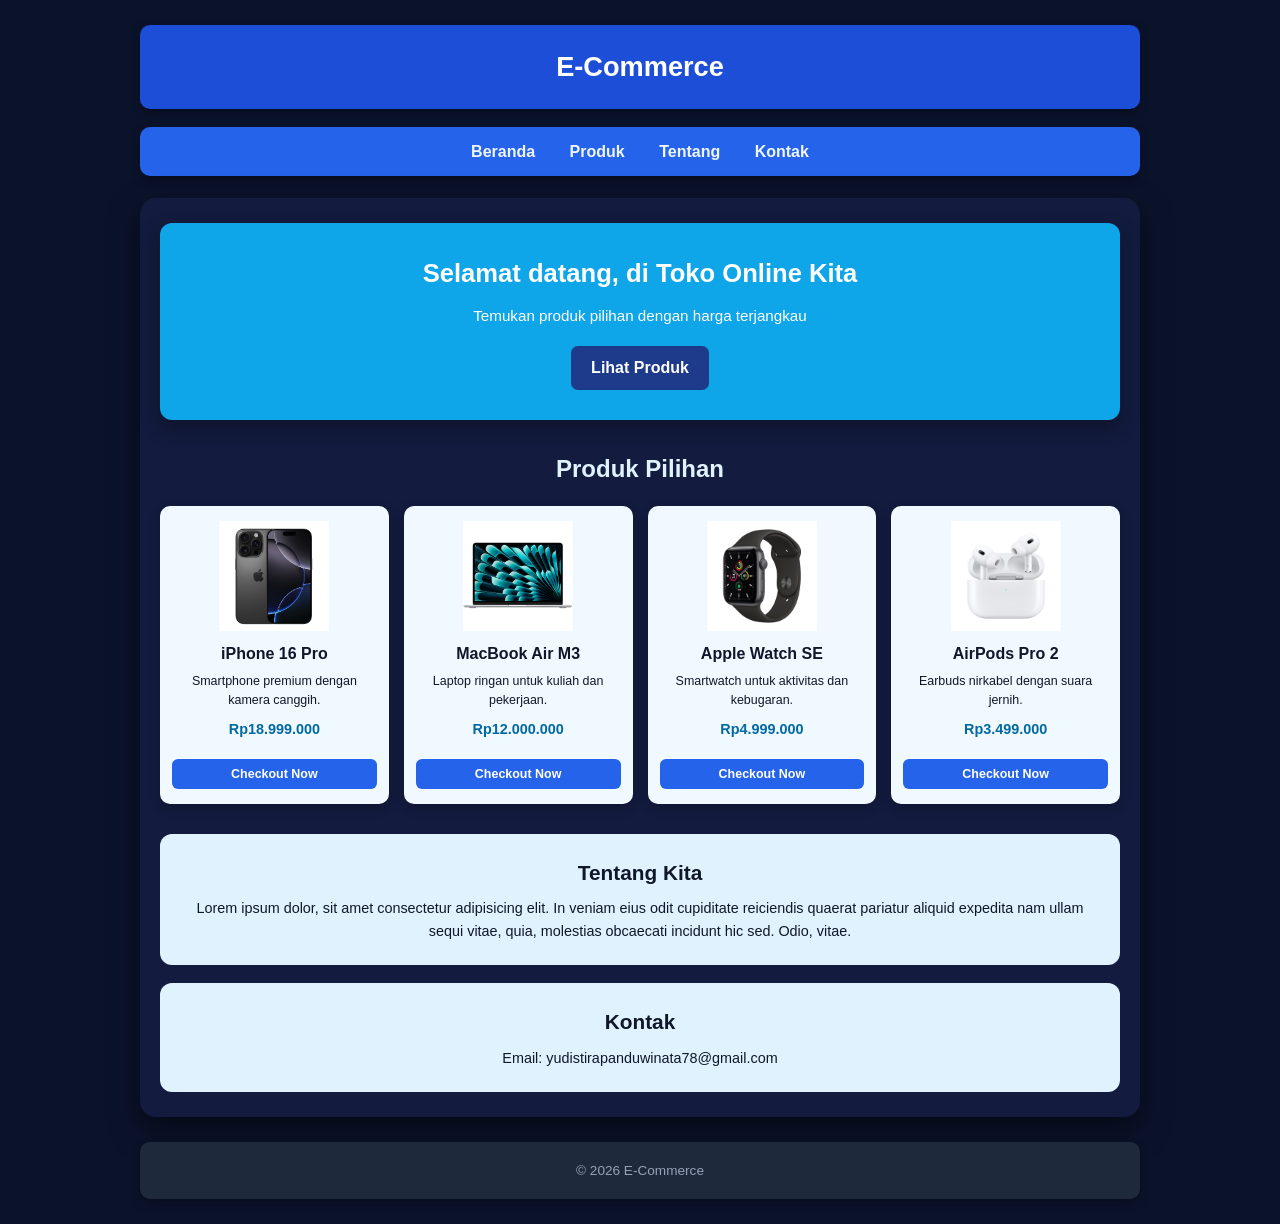
<file: p12/index.html>
<!DOCTYPE html>
<html lang="en">
<head>
    <meta charset="UTF-8">
    <meta name="viewport" content="width=device-width, initial-scale=1.0">
    <title>Web Statis - E-Commerce</title>
    <link rel="stylesheet" href="style.css"
</head>
<body>

    <!--header-->
    <header>
        <h1>E-Commerce</h1>
    </header>

    <!--Navbar-->
    <nav>
        <a href="#beranda">Beranda</a>
        <a href="#produk">Produk</a>
        <a href="#tentang">Tentang</a>
        <a href="#kontak">Kontak</a>
    </nav>

    <!--Main-->
    <main>
        <!--Banner-->
            <section id="beranda" class="beranda">
            <h2>Selamat datang, di Toko Online Kita</h2>
            <p>Temukan produk pilihan dengan harga terjangkau</p>
            <a href="#produk" class="tombol">Lihat Produk</a>
        </section>

        
<!-- Daftar Produk -->
<section id="produk" class="produk-section">
    <h2>Produk Pilihan</h2>

    <div class="daftar-produk">

        <!-- Produk 1 -->
        <article class="produk">
            <img src="iphone16.jpg"
                 alt="iPhone 16 Pro" class="gambar">
            <h2>iPhone 16 Pro</h2>
            <p>Smartphone premium dengan kamera canggih.</p>
            <p class="harga">Rp18.999.000</p>
            <button type="button">Checkout Now</button>
        </article>

        <!-- Produk 2 -->
        <article class="produk">
            <img src="macbook.jpg"
                 alt="MacBook Air M3" class="gambar">
            <h2>MacBook Air M3</h2>
            <p>Laptop ringan untuk kuliah dan pekerjaan.</p>
            <p class="harga">Rp12.000.000</p>
            <button type="button">Checkout Now</button>
        </article>

        <!-- Produk 3 -->
        <article class="produk">
            <img src="watch.jpg"
                 alt="Apple Watch SE" class="gambar">
            <h2>Apple Watch SE</h2>
            <p>Smartwatch untuk aktivitas dan kebugaran.</p>
            <p class="harga">Rp4.999.000</p>
            <button type="button">Checkout Now</button>
        </article>

        <!-- Produk 4 -->
        <article class="produk">
            <img src="airpods.jpg"
                 alt="AirPods Pro 2" class="gambar">
            <h2>AirPods Pro 2</h2>
            <p>Earbuds nirkabel dengan suara jernih.</p>
            <p class="harga">Rp3.499.000</p>
            <button type="button">Checkout Now</button>
        </article>

    </div>
</section>


        <!--Tentang-->
        <section id="tentang" class="tentang">
            <h2>Tentang Kita</h2>
            <p>Lorem ipsum dolor, sit amet consectetur adipisicing elit. In veniam eius odit cupiditate reiciendis quaerat pariatur aliquid expedita nam ullam sequi vitae, quia, molestias obcaecati incidunt hic sed. Odio, vitae.</p>
        </section>

        <!--Kontak-->
        <section id="kontak" class="kontak">
            <h2>Kontak</h2>
            <p>Email: yudistirapanduwinata78@gmail.com</p>
        </section>
    </main>

    <!--Footer-->
    <footer>
        <p>&copy; 2026 E-Commerce</p>
    </footer>
</body>
</html>
</file>
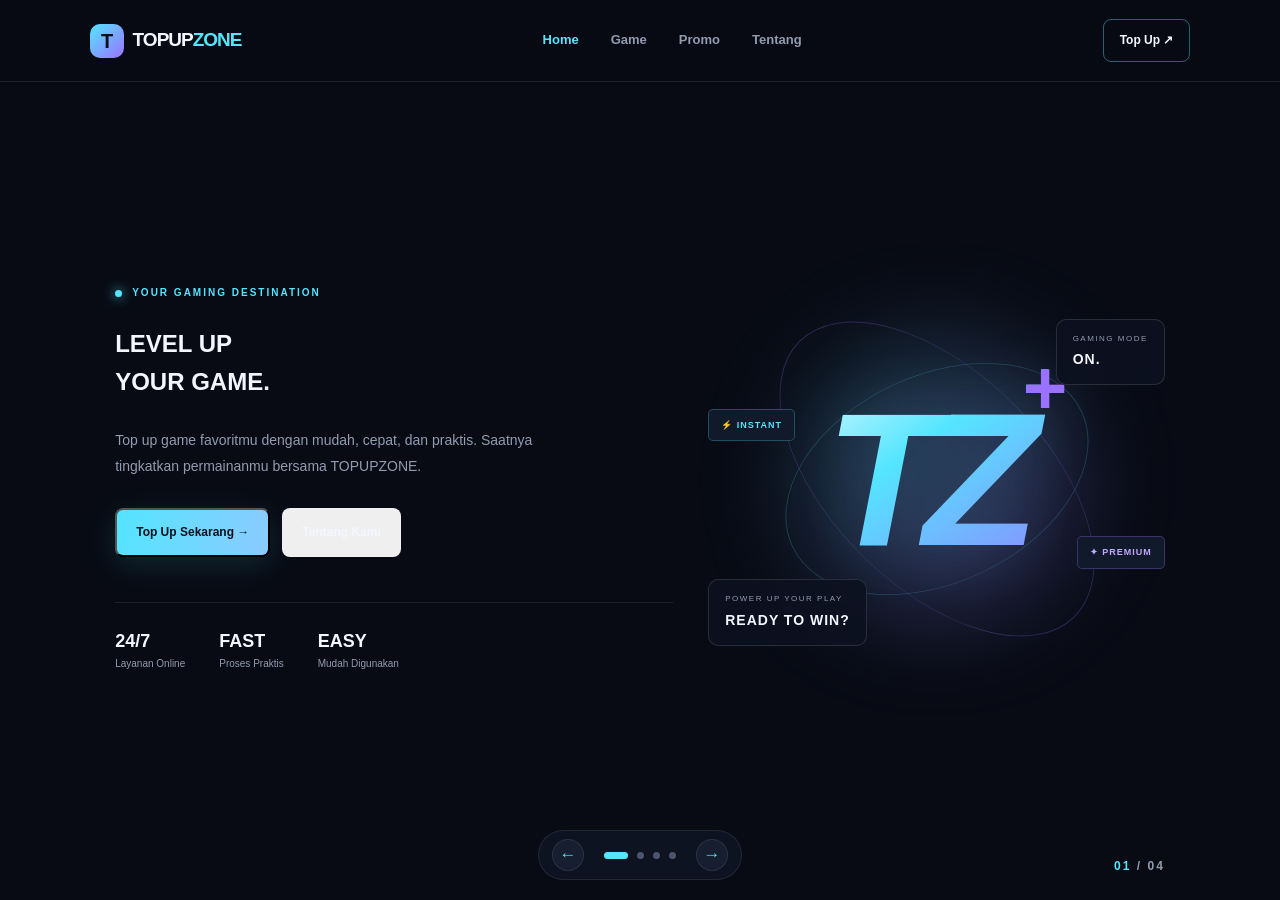
<file: topupzone/index.html>
<!DOCTYPE html>
<html lang="id">
<head>
  <meta charset="UTF-8">
  <meta name="viewport" content="width=device-width, initial-scale=1.0">
  <title>TOPUPZONE | Gaming Store</title>
  <link rel="stylesheet" href="style.css">
</head>
<body class="slide-mode">

  <header class="navbar">
    <a href="#home" class="logo"><span class="logo-icon">T</span> TOPUP<span>ZONE</span></a>

    <nav class="nav-links">
      <a href="#home" class="nav-link active" data-slide="0">Home</a>
      <a href="#games" class="nav-link" data-slide="1">Game</a>
      <a href="#promo" class="nav-link" data-slide="2">Promo</a>
      <a href="#about" class="nav-link" data-slide="3">Tentang</a>
    </nav>

    <a href="#games" class="nav-button" data-slide="1">Top Up ↗</a>
  </header>

  <main class="slide-container">

    <!-- SLIDE 1: HOME -->
    <section class="page-slide active" id="home">
      <div class="slide-content home-layout">
        <div class="hero-content">
          <div class="eyebrow"><span class="live-dot"></span> YOUR GAMING DESTINATION</div>
          <h1>LEVEL UP<br>YOUR <span>GAME.</span></h1>
          <p>Top up game favoritmu dengan mudah, cepat, dan praktis. Saatnya tingkatkan permainanmu bersama TOPUPZONE.</p>
          <div class="hero-actions">
            <button class="btn-primary" data-go="1">Top Up Sekarang →</button>
            <button class="btn-secondary" data-go="3">Tentang Kami</button>
          </div>
          <div class="hero-stats">
            <div><strong>24/7</strong><small>Layanan Online</small></div>
            <div><strong>FAST</strong><small>Proses Praktis</small></div>
            <div><strong>EASY</strong><small>Mudah Digunakan</small></div>
          </div>
        </div>

        <div class="hero-art">
          <div class="art-glow"></div>
          <div class="art-orbit orbit-one"></div>
          <div class="art-orbit orbit-two"></div>
          <div class="hero-symbol">TZ<span>+</span></div>
          <div class="art-card art-card-top"><span>GAMING MODE</span><strong>ON.</strong></div>
          <div class="art-card art-card-bottom"><span>POWER UP YOUR PLAY</span><strong>READY TO WIN?</strong></div>
          <div class="floating-chip chip-one">⚡ INSTANT</div>
          <div class="floating-chip chip-two">✦ PREMIUM</div>
        </div>
      </div>
      <div class="slide-number">01 <span>/ 04</span></div>
    </section>

    <!-- SLIDE 2: GAME -->
    <section class="page-slide" id="games">
      <div class="slide-content">
        <div class="section-heading">
          <div>
            <span class="section-label">PILIH GAME FAVORITMU</span>
            <h2>Popular <span>Games.</span></h2>
            <p>Pilih game untuk melihat nominal top up yang tersedia.</p>
          </div>
          <span class="game-count">03 GAMES</span>
        </div>

        <div class="game-grid">
          <a href="game.html?game=ml" class="game-card">
            <div class="game-image">
              <img src="images/mlbb.jpg" alt="Mobile Legends">
              <span class="game-tag">MOBA</span>
              <span class="game-arrow">↗</span>
            </div>
            <div class="game-info">
              <div><h3>Mobile Legends</h3><p>Diamonds & item game</p></div>
              <span class="game-go">→</span>
            </div>
            <div class="game-bottom"><span>TOP UP NOW</span><span>01 / 03</span></div>
          </a>

          <a href="game.html?game=ff" class="game-card">
            <div class="game-image">
              <img src="images/freefire.jpg" alt="Free Fire">
              <span class="game-tag">BATTLE ROYALE</span>
              <span class="game-arrow">↗</span>
            </div>
            <div class="game-info">
              <div><h3>Free Fire</h3><p>Diamonds & item game</p></div>
              <span class="game-go">→</span>
            </div>
            <div class="game-bottom"><span>TOP UP NOW</span><span>02 / 03</span></div>
          </a>

          <a href="game.html?game=pubg" class="game-card">
            <div class="game-image">
              <img src="images/pubg.jpg" alt="PUBG Mobile">
              <span class="game-tag">SURVIVAL</span>
              <span class="game-arrow">↗</span>
            </div>
            <div class="game-info">
              <div><h3>PUBG Mobile</h3><p>UC & item game</p></div>
              <span class="game-go">→</span>
            </div>
            <div class="game-bottom"><span>TOP UP NOW</span><span>03 / 03</span></div>
          </a>
        </div>
      </div>
      <div class="slide-number">02 <span>/ 04</span></div>
    </section>

   

<!-- SLIDE 3: PROMO -->
<section class="page-slide promo-page" id="promo">
    <div class="section-heading">
        <span class="eyebrow">PROMO SPESIAL TOPUPZONE</span>
        <h2>Promo <span>Menarik</span></h2>
        <p>Lebih hemat untuk menemani permainan favoritmu!</p>
    </div>

    <div class="promo-game-grid">

        <!-- PROMO MOBILE LEGENDS -->
        <a href="game.html?game=ml" class="promo-game-card promo-ml">
            <img src="images/mlbb.jpg" alt="Promo Mobile Legends">
            <div class="promo-overlay"></div>
            <div class="promo-content">
                <span class="promo-label">PROMO GAME</span>
                <h3>Mobile Legends</h3>
                <p>Top up Diamond untuk push rank bersama teman.</p>
                <div class="promo-discount">HEMAT 10%*</div>
                <span class="promo-button">Lihat Promo ↗</span>
            </div>
        </a>

        <!-- PROMO FREE FIRE -->
        <a href="game.html?game=ff" class="promo-game-card promo-ff">
            <img src="images/freefire.jpg" alt="Promo Free Fire">
            <div class="promo-overlay"></div>
            <div class="promo-content">
                <span class="promo-label">PROMO GAME</span>
                <h3>Free Fire</h3>
                <p>Tambahkan Diamond untuk mendapatkan item favorit.</p>
                <div class="promo-discount">BONUS SPESIAL*</div>
                <span class="promo-button">Lihat Promo ↗</span>
            </div>
        </a>

        <!-- PROMO PUBG MOBILE -->
        <a href="game.html?game=pubg" class="promo-game-card promo-pubg">
            <img src="images/pubg.jpg" alt="Promo PUBG Mobile">
            <div class="promo-overlay"></div>
            <div class="promo-content">
                <span class="promo-label">PROMO GAME</span>
                <h3>PUBG Mobile</h3>
                <p>Top up UC untuk melengkapi koleksi item kamu.</p>
                <div class="promo-discount">DEAL SPESIAL*</div>
                <span class="promo-button">Lihat Promo ↗</span>
            </div>
        </a>

    </div>

    <p class="promo-disclaimer">
        *Promo merupakan ilustrasi untuk demo website dan belum berlaku
        sebagai diskon atau bonus transaksi nyata.
    </p>
</section>


    <!-- SLIDE 4: TENTANG -->
    <section class="page-slide" id="about">
      <div class="slide-content about-slide">
        <div class="about-heading">
          <span class="section-label">ABOUT TOPUPZONE</span>
          <h2>Built for<br><span>Every Gamer.</span></h2>
          <p>TOPUPZONE merupakan konsep website top up game dengan tampilan modern, navigasi sederhana, dan alur pemesanan yang mudah dipahami.</p>
          <button class="btn-primary" data-go="1">Jelajahi Game →</button>
        </div>

        <div class="about-cards">
          <article class="feature-card">
            <div class="feature-icon">⚡</div>
            <h3>Praktis</h3>
            <p>Memudahkan pengguna memilih game dan nominal top up.</p>
          </article>
          <article class="feature-card">
            <div class="feature-icon">◈</div>
            <h3>Modern</h3>
            <p>Desain gaming dengan aksen neon dan tata letak responsif.</p>
          </article>
          <article class="feature-card">
            <div class="feature-icon">✦</div>
            <h3>Mudah Digunakan</h3>
            <p>Informasi dan navigasi disusun agar mudah ditemukan.</p>
          </article>
        </div>
      </div>
      <footer class="slide-footer">
        <span>© 2026 TOPUPZONE</span>
        <span>LEVEL UP YOUR GAME.</span>
      </footer>
      <div class="slide-number">04 <span>/ 04</span></div>
    </section>

  </main>

  <div class="slide-controls">
    <button id="prevSlide" aria-label="Slide sebelumnya">←</button>
    <div class="slide-dots">
      <button class="slide-dot active" data-go="0" aria-label="Home"></button>
      <button class="slide-dot" data-go="1" aria-label="Game"></button>
      <button class="slide-dot" data-go="2" aria-label="Promo"></button>
      <button class="slide-dot" data-go="3" aria-label="Tentang"></button>
    </div>
    <button id="nextSlide" aria-label="Slide selanjutnya">→</button>
  </div>

  <script src="script.js"></script>
</body>
</html>
</file>
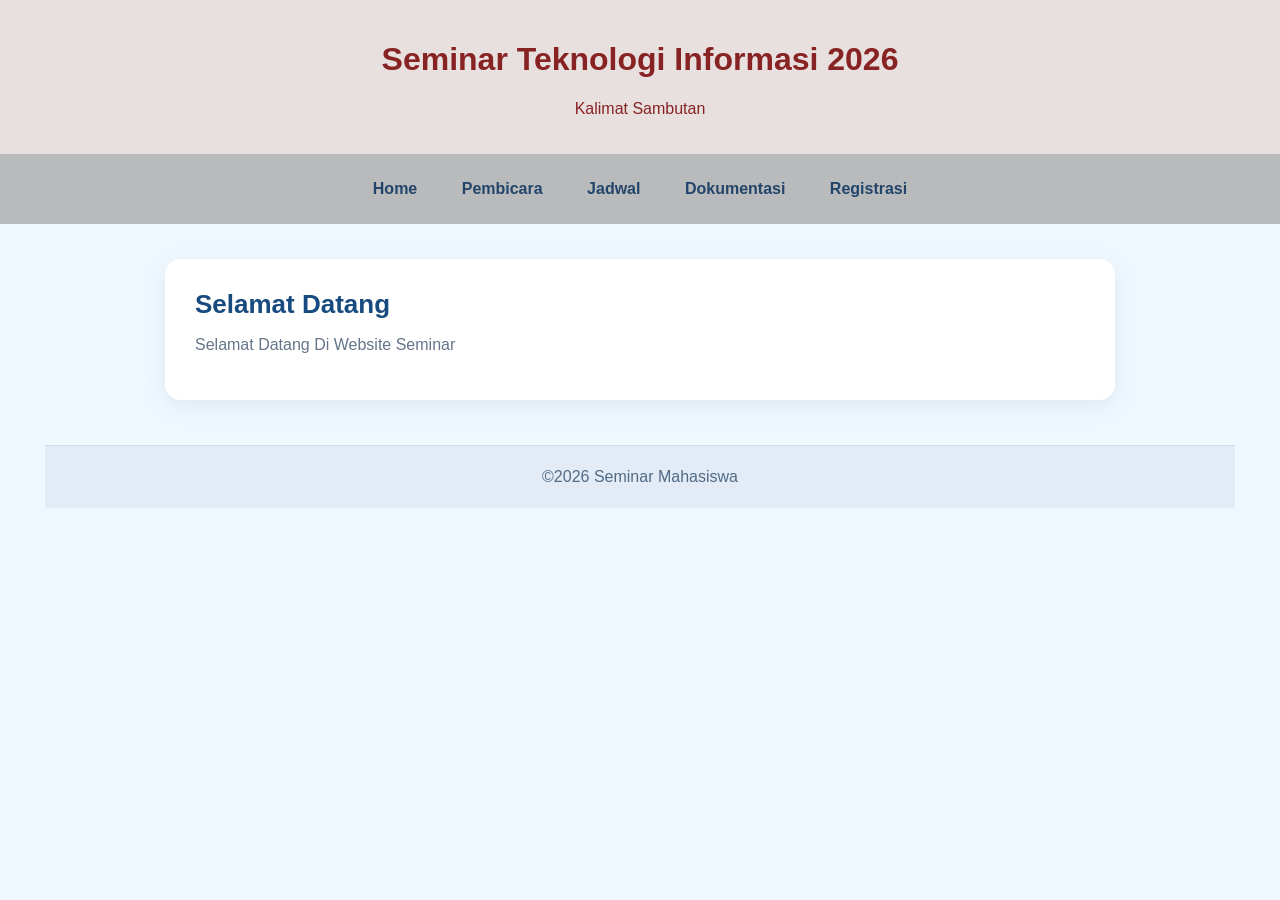
<file: UTS PEMROGRAMAN 1 GENAP/UTS/index.html>
<!DOCTYPE html>
<html lang="en">
<head>
    <meta charset="UTF-8">
    <meta name="viewport" content="width=device-width, initial-scale=1.0">
    <title>UTS</title>
    <link rel="stylesheet" href="style.css">
</head>
<body>
    <header>
        <h1>Seminar Teknologi Informasi 2026</h1>
        <p>Kalimat Sambutan</p>
    </header>

    <nav>
        <a href="index.html">Home</a>
        <a href="pembicara.html">Pembicara</a>
        <a href="jadwal.html">Jadwal</a>
        <a href="dokumentasi.html">Dokumentasi</a>
        <a href="registrasi.html">Registrasi</a>
    </nav>

    <section>
        <h2>Selamat Datang </h2>
        <p>Selamat Datang Di Website Seminar</p>
    </section>

    <footer>
        <p>&copy;2026 Seminar Mahasiswa</p>
    </footer>
</body>
</html>
</file>
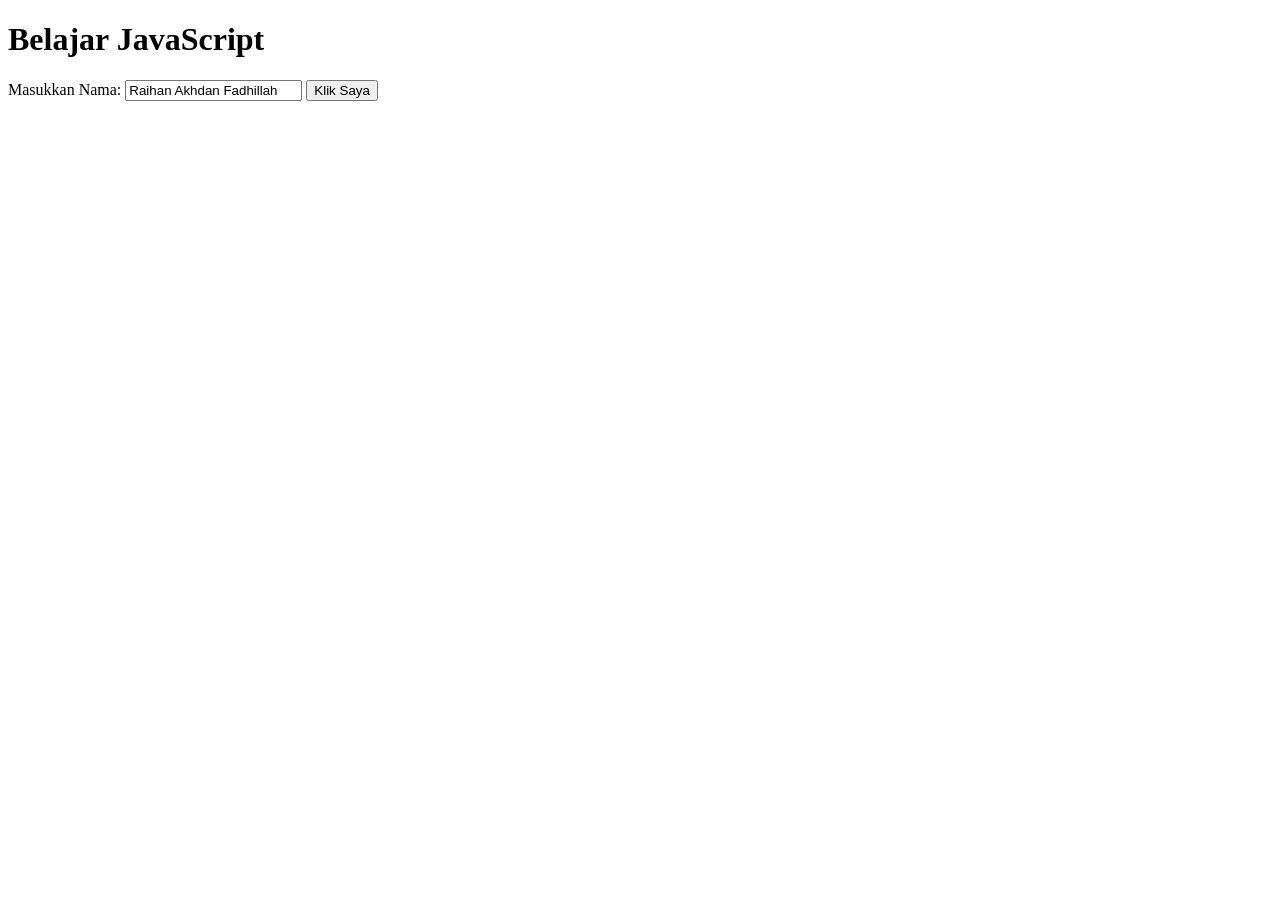
<file: p12/test.html>
<!DOCTYPE html>
<html lang="id">
<head>
    <meta charset="UTF-8">
    <meta name="viewport" content="width=device-width, initial-scale=1.0">
    <title>Praktik JavaScript Sederhana</title>
</head>
<body>

    <h1>Belajar JavaScript</h1>

    <label for="nama">Masukkan Nama:</label>
    <input type="text" id="nama" value="Raihan Akhdan Fadhillah">
    <button onclick="sapaNama()">Klik Saya</button>

    <p id="hasil"></p>

    <script>
        function sapaNama() {
            let nama = document.getElementById("nama").value;

            if (nama.trim() === "") {
                alert("Silakan masukkan nama terlebih dahulu!");
                return;
            }

            alert("Halo, " + nama + "!");

            document.getElementById("hasil").innerHTML =
                "Selamat belajar JavaScript, " + nama + "!<br>" +
                "Hobi kamu: Gaming";
        }
    </script>

</body>
</html>
</file>
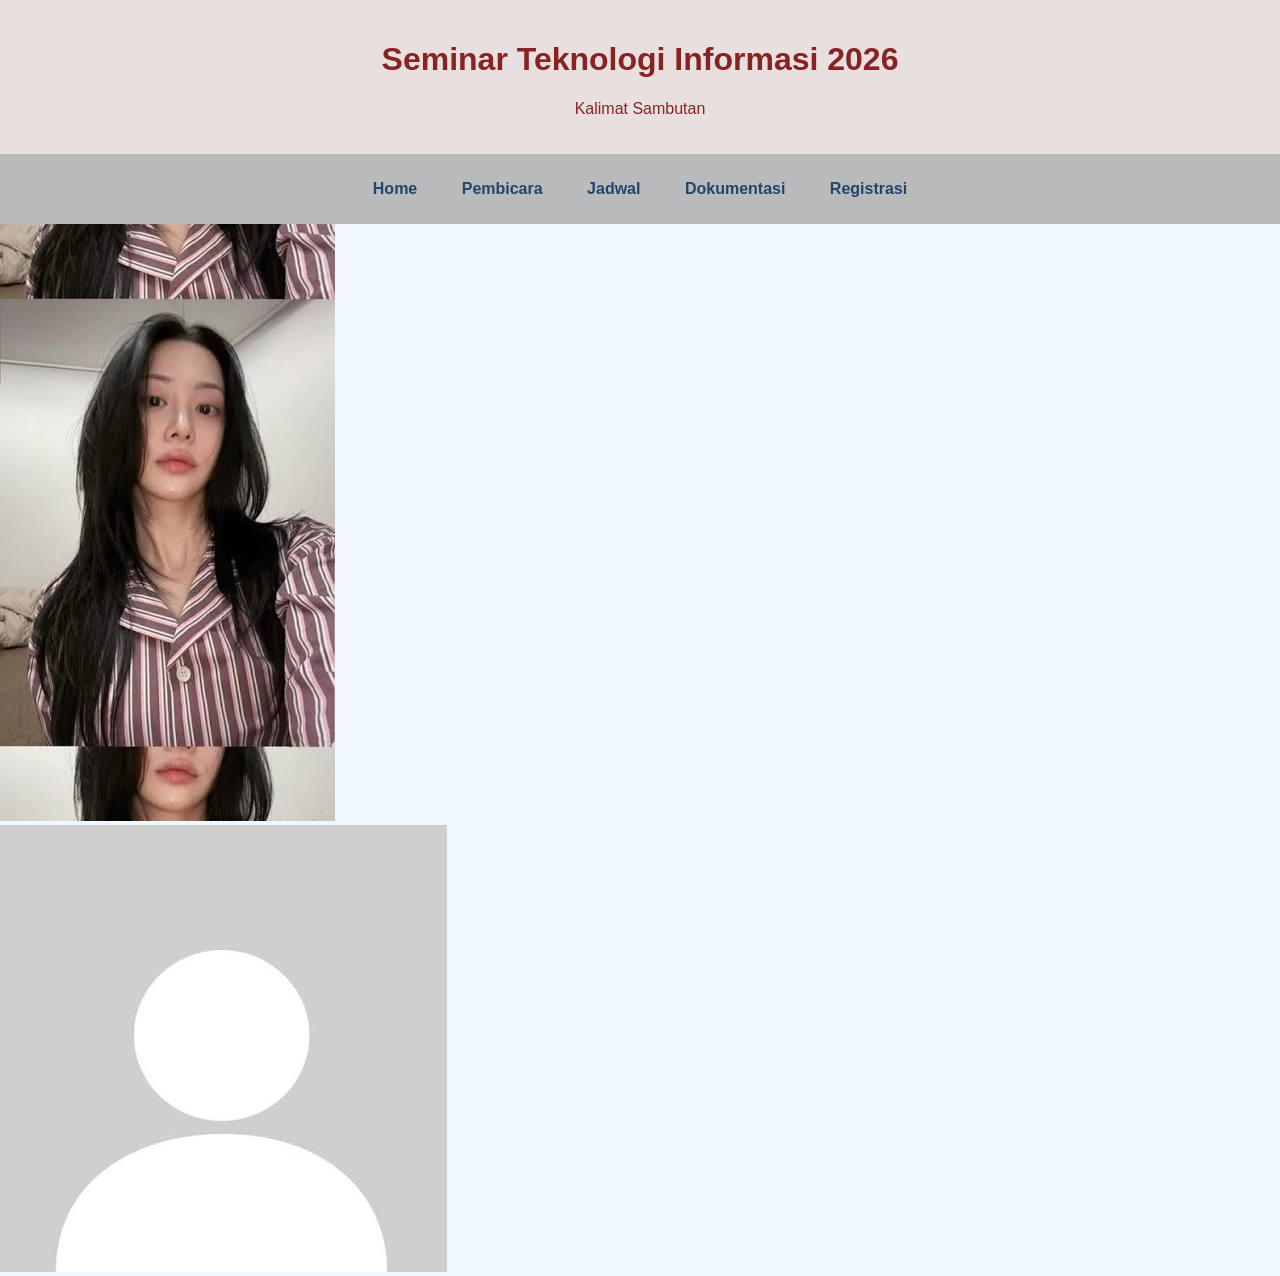
<file: UTS PEMROGRAMAN 1 GENAP/UTS/dokumentasi.html>
<!DOCTYPE html>
<html lang="en">
<head>
    <meta charset="UTF-8">
    <meta name="viewport" content="width=device-width, initial-scale=1.0">
    <title>Dokumentasi</title>
    <link rel="stylesheet" href="style.css">
</head>
<body>
    <header>
        <h1>Seminar Teknologi Informasi 2026</h1>
        <p>Kalimat Sambutan</p>
    </header>

    <nav>
        <a href="index.html">Home</a>
        <a href="pembicara.html">Pembicara</a>
        <a href="jadwal.html">Jadwal</a>
        <a href="dokumentasi.html">Dokumentasi</a>
        <a href="registrasi.html">Registrasi</a>
    </nav>
    <div>
            <img 
            src="yudis.jpeg"
            alt="Foto Profile Pembicara"
            class="profile-photo"
            >
        </div>
        <div>
            <img 
            src="profile.png"
            alt="Foto Profile Pembicara"
            class="profile-photo"
            >
        </div>
</file>
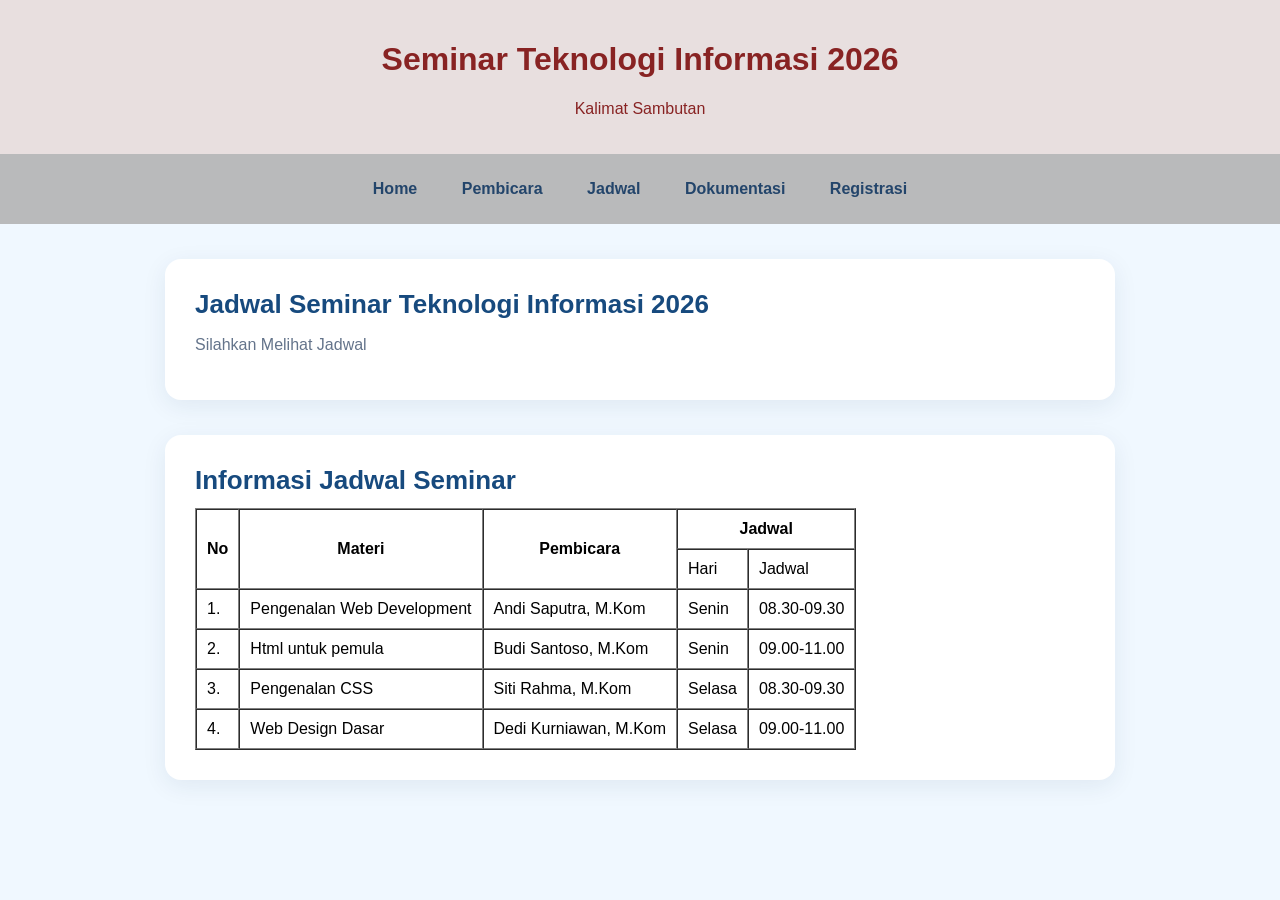
<file: UTS PEMROGRAMAN 1 GENAP/UTS/jadwal.html>
<!DOCTYPE html>
<html lang="en">
<head>
    <meta charset="UTF-8">
    <meta name="viewport" content="width=device-width, initial-scale=1.0">
    <title>Jadwal Seminar</title>
    <link rel="stylesheet" href="style.css">
</head>
<body>
    <header>
        <h1>Seminar Teknologi Informasi 2026</h1>
        <p>Kalimat Sambutan</p>
    </header>

    <nav>
        <a href="index.html">Home</a>
        <a href="pembicara.html">Pembicara</a>
        <a href="jadwal.html">Jadwal</a>
        <a href="dokumentasi.html">Dokumentasi</a>
        <a href="registrasi.html">Registrasi</a>
    </nav>

    <section>
        <h2>Jadwal Seminar Teknologi Informasi 2026</h2>
        <p>Silahkan Melihat Jadwal</p>
    </section>

    <main>
        <section>
            <h2>Informasi Jadwal Seminar</h2>

            <table border="1"cellspacing="0" cellpadding="10">
                <tr>
                    <th rowspan="2">No</th>
                    <th rowspan="2">Materi</th>
                    <th rowspan="2">Pembicara</th>
                    <th colspan="2">Jadwal</th>
                </tr>
                <tr>
                    <td>Hari</td>
                    <td>Jadwal</td>
                </tr>
                <tr>
                <td>1.</td>
                <td>Pengenalan Web Development</td>
                <td>Andi Saputra, M.Kom</td>
                <td>Senin</td>
                <td>08.30-09.30</td>
                </tr>
                <td>2.</td>
                <td>Html untuk pemula</td>
                <td>Budi Santoso, M.Kom</td>
                <td>Senin</td>
                <td>09.00-11.00</td>
                </tr>
                <td>3.</td>
                <td>Pengenalan CSS</td>
                <td>Siti Rahma, M.Kom</td>
                <td>Selasa</td>
                <td>08.30-09.30</td>
                </tr>
                </tr>
                <td>4.</td>
                <td>Web Design Dasar</td>
                <td>Dedi Kurniawan, M.Kom</td>
                <td>Selasa</td>
                <td>09.00-11.00</td>
                </tr>
            </table>
        </section>
    </main>
</body>
</html>
</file>
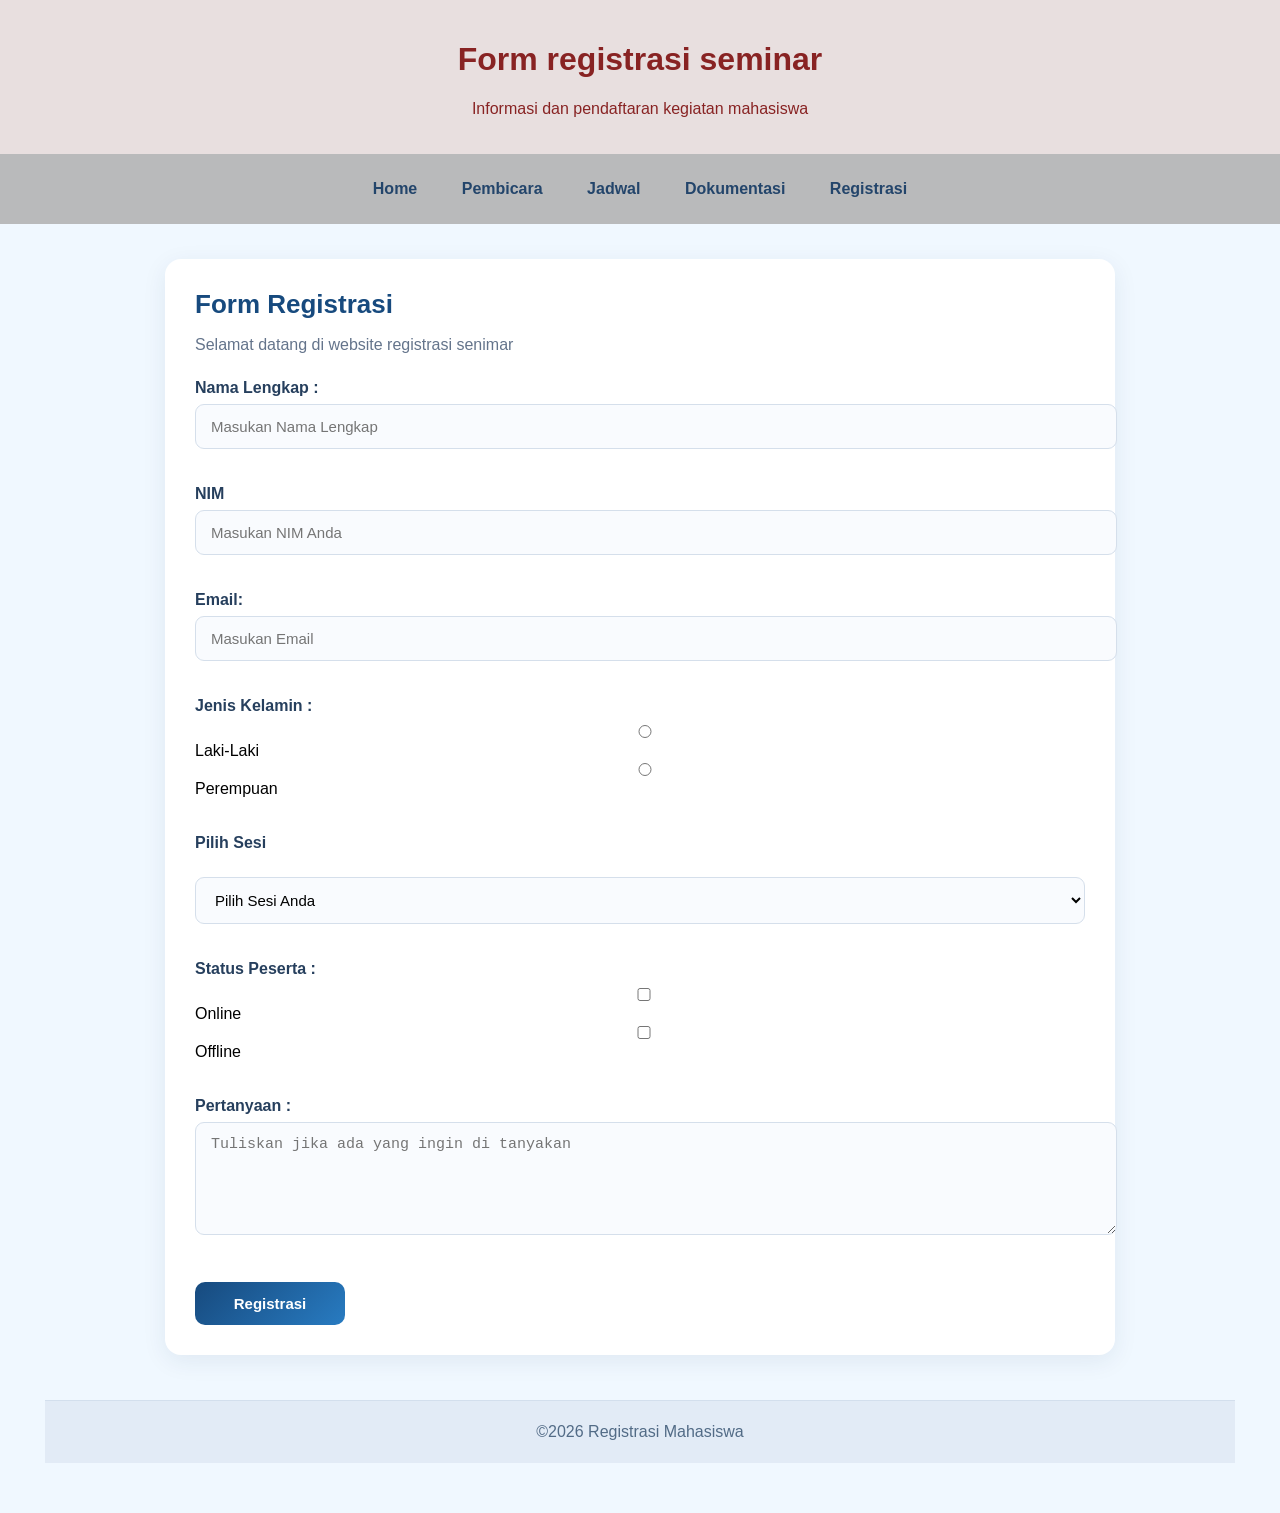
<file: UTS PEMROGRAMAN 1 GENAP/UTS/registrasi.html>
<!DOCTYPE html>
<html lang="en">
<head>
    <meta charset="UTF-8">
    <meta name="viewport" content="width=device-width, initial-scale=1.0">
    <title>Registrasi</title>
    <link rel="stylesheet" href="style.css"/>
</head>
<body>
    <header>
        <h1>Form registrasi seminar</h1>
        <p>Informasi dan pendaftaran kegiatan mahasiswa</p>
    </header>
    <nav>
            <a href="index.html">Home</a>
            <a href="pembicara.html">Pembicara</a>
            <a href="jadwal.html">Jadwal</a>
            <a href="dokumentasi.html">Dokumentasi</a>
            <a href="registrasi.html">Registrasi</a>
    </nav>
    <section>
        <h2>Form Registrasi</h2>
        <p>Selamat datang di website registrasi senimar</p>

        <form>
            <label>Nama Lengkap :</label>
            <input type="text" name="namalengkap"
            placeholder="Masukan Nama Lengkap" required/> <br> <br>

            <label>NIM</label>
            <input type="text" name="nim" placeholder="Masukan NIM Anda"required/> <br> <br>
            
            <label>Email:</label>
            <input type="email" name="email"placeholder="Masukan Email"required/> <br> <br>

            <label>Jenis Kelamin :</label>
            <input type="radio" name="gender" value="Laki-Laki"/>Laki-Laki <input type="radio" name="gender" value="Perempuan" /> Perempuan <br> <br>

            <label>Pilih Sesi</label> <br> 
            <select name="minat">
                <option value="">Pilih Sesi Anda</option>
                <option>Sesi 1 </option>
                <option>Sesi 2 </option>
                <option>Sesi 3</option>
                <option>Sesi 4</option>
            </select> <br> <br>

            <label>Status Peserta :</label>
            <input type="checkbox">Online
            <input type="checkbox">Offline
            <br> <br>

            <label>Pertanyaan :</label>
            <textarea name="pertanyaan" rows="5" cols="30"
            placeholder="Tuliskan jika ada yang ingin di tanyakan"
            ></textarea> <br> <br>

            <button type="submit">Registrasi</button>
                
            </button>
        </form>
    </section>


















































    














    <footer>
        <p>&copy;2026 Registrasi Mahasiswa</p>
    </footer>
</body>
</html>
</file>
<file: p12/style.css>
/* Pengaturan Umum */
* {
    box-sizing: border-box;
    margin: 0;
    padding: 0;
}

body {
    font-family: 'Lucida Sans', 'Lucida Sans Regular',
        'Lucida Grande', 'Lucida Sans Unicode', sans-serif;
    background-color: #0b132b;
    color: #e0f2fe;
    text-align: center;
    line-height: 1.6;
    padding: 25px 15px;
}

/* Header */
header {
    background-color: #1d4ed8;
    color: #ffffff;
    padding: 20px;
    margin: 0 auto 18px;
    border-radius: 10px;
    box-shadow: 0 4px 10px rgba(0, 0, 0, 0.3);
    max-width: 1000px;
}

header h1 {
    font-size: 1.7rem;
}

/* Navbar */
nav {
    background-color: #2563eb;
    padding: 12px 0;
    margin: 0 auto 22px;
    border-radius: 10px;
    max-width: 1000px;
    box-shadow: 0 4px 8px rgba(0, 0, 0, 0.3);
}

nav a {
    color: #eff6ff;
    text-decoration: none;
    padding: 0 15px;
    font-weight: 600;
    display: inline-block;
}

nav a:hover {
    color: #ffffff;
    text-decoration: underline;
}

/* Main */
main {
    max-width: 1000px;
    margin: 0 auto;
    padding: 25px 20px;
    background-color: #131b3e;
    border-radius: 16px;
    box-shadow: 0 12px 30px rgba(0, 0, 0, 0.5);
    text-align: center;
}

/* Banner */
.banner,
.beranda {
    background-color: #0ea5e9;
    color: #ffffff;
    padding: 30px 20px;
    border-radius: 12px;
    margin-bottom: 30px;
    box-shadow: 0 8px 20px rgba(0, 0, 0, 0.3);
}

.banner h2,
.beranda h2 {
    margin-bottom: 10px;
    font-size: 1.6rem;
}

.banner p,
.beranda p {
    margin-bottom: 18px;
    font-size: 0.95rem;
}

.tombol {
    display: inline-block;
    background-color: #1e3a8a;
    color: white;
    text-decoration: none;
    padding: 9px 20px;
    border-radius: 7px;
    font-weight: bold;
    transition: 0.3s;
}

.tombol:hover {
    background-color: #1d4ed8;
    transform: translateY(-2px);
}

/* Judul Produk */
#produk > h2 {
    font-size: 1.5rem;
    margin-bottom: 18px;
}

/* Daftar Produk */
.daftar-produk {
    display: grid;
    grid-template-columns: repeat(4, minmax(0, 1fr));
    gap: 15px;
    margin-bottom: 30px;
}

/* Kartu Produk */
.produk {
    background-color: #f0f9ff;
    color: #0f172a;
    padding: 15px 12px;
    border-radius: 10px;
    text-align: center;
    box-shadow: 0 4px 12px rgba(0, 0, 0, 0.2);
    display: flex;
    flex-direction: column;
    justify-content: space-between;
}

/* Gambar Produk Diperkecil */
.gambar {
    width: 100%;
    height: 110px;
    object-fit: contain;
    display: block;
    margin: 0 auto 10px;
    border-radius: 6px;
}

/* Nama Produk */
.produk h2 {
    font-size: 1rem;
    margin-bottom: 5px;
}

/* Deskripsi Produk */
.produk p {
    font-size: 0.78rem;
    line-height: 1.5;
}

/* Harga */
.harga {
    color: #0369a1;
    font-weight: bold;
    font-size: 0.9rem !important;
    margin: 10px 0;
}

/* Tombol Checkout */
.produk button {
    background-color: #2563eb;
    color: white;
    border: none;
    padding: 8px 10px;
    border-radius: 6px;
    cursor: pointer;
    font-size: 0.78rem;
    font-weight: bold;
    margin-top: 8px;
    transition: background-color 0.3s ease;
}

.produk button:hover {
    background-color: #1d4ed8;
}

/* Tentang */
.tentang {
    background-color: #e0f2fe;
    color: #0f172a;
    padding: 22px 20px;
    margin-top: 20px;
    border-radius: 12px;
    text-align: center;
}

.tentang h2 {
    margin-bottom: 8px;
    font-size: 1.3rem;
}

.tentang p {
    font-size: 0.9rem;
}

/* Kontak */
.kontak {
    background-color: #e0f2fe;
    color: #0f172a;
    padding: 22px 20px;
    margin-top: 18px;
    border-radius: 12px;
    text-align: center;
}

.kontak h2 {
    margin-bottom: 8px;
    font-size: 1.3rem;
}

.kontak p {
    font-size: 0.9rem;
}

/* Footer */
footer {
    background-color: #1e293b;
    color: #94a3b8;
    text-align: center;
    padding: 18px;
    margin: 25px auto 0;
    border-radius: 10px;
    max-width: 1000px;
    box-shadow: 0 4px 10px rgba(0, 0, 0, 0.3);
    font-size: 0.85rem;
}

/* Tampilan Tablet */
@media (max-width: 850px) {
    .daftar-produk {
        grid-template-columns: repeat(2, minmax(0, 1fr));
    }
}

/* Tampilan HP */
@media (max-width: 480px) {
    body {
        padding: 12px 8px;
    }

    main {
        padding: 18px 12px;
    }

    nav a {
        padding: 5px 8px;
        font-size: 0.85rem;
    }

    .daftar-produk {
        grid-template-columns: repeat(2, minmax(0, 1fr));
        gap: 10px;
    }

    .produk {
        padding: 10px 8px;
    }

    .gambar {
        height: 85px;
    }

    .produk h2 {
        font-size: 0.88rem;
    }

    .produk p {
        font-size: 0.72rem;
    }

    .harga {
        font-size: 0.78rem !important;
    }

    .produk button {
        padding: 7px 5px;
        font-size: 0.7rem;
    }
}
</file>
<file: topupzone/style.css>
:root {
  --bg: #080b14;
  --panel: #101523;
  --panel-light: #151c2d;
  --text: #f4f6ff;
  --muted: #929bb0;
  --cyan: #54e5ff;
  --purple: #9b72ff;
  --border: rgba(255,255,255,.09);
}

* {
  margin: 0;
  padding: 0;
  box-sizing: border-box;
}

html {
  scroll-behavior: smooth;
  scroll-padding-top: 100px;
}

body {
  background: var(--bg);
  color: var(--text);
  font-family: 'Inter', Arial, sans-serif;
  line-height: 1.6;
  overflow-x: hidden;
}

a {
  color: inherit;
  text-decoration: none;
}

button, input, select {
  font: inherit;
}

.navbar {
  min-height: 82px;
  display: flex;
  align-items: center;
  justify-content: space-between;
  gap: 25px;
  padding: 16px 7%;
  background: rgba(8,11,20,.92);
  border-bottom: 1px solid var(--border);
  position: sticky;
  top: 0;
  z-index: 100;
  backdrop-filter: blur(18px);
}

.logo {
  display: inline-flex;
  align-items: center;
  gap: 9px;
  font-size: 19px;
  font-weight: 800;
  letter-spacing: -1px;
  white-space: nowrap;
}

.logo > span:last-child {
  color: var(--cyan);
  margin-left: -9px;
}

.logo-icon {
  display: grid;
  place-items: center;
  width: 34px;
  height: 34px;
  border-radius: 10px;
  color: #07101a;
  background: linear-gradient(135deg, var(--cyan), var(--purple));
  font-size: 20px;
  font-weight: 900;
}

.nav-links {
  display: flex;
  align-items: center;
  gap: 32px;
}

.nav-links a {
  color: var(--muted);
  font-size: 13px;
  font-weight: 600;
  transition: .25s;
}

.nav-links a:hover,
.nav-links .active {
  color: var(--cyan);
}

.nav-button {
  padding: 11px 16px;
  border: 1px solid rgba(84,229,255,.4);
  border-radius: 8px;
  font-size: 12px;
  font-weight: 700;
  transition: .25s;
}

.nav-button:hover {
  background: var(--cyan);
  color: #07101a;
}

.nav-button span {
  margin-left: 8px;
}

.hero {
  min-height: 570px;
  padding: 80px 9% 70px;
  display: grid;
  grid-template-columns: 1.1fr .9fr;
  align-items: center;
  gap: 35px;
  position: relative;
  overflow: hidden;
  background:
    radial-gradient(ellipse at 80% 45%, rgba(94,75,210,.17), transparent 42%),
    radial-gradient(ellipse at 10% 10%, rgba(45,190,225,.08), transparent 35%);
}

.hero-content {
  max-width: 650px;
  position: relative;
  z-index: 2;
}

.eyebrow, .section-label {
  color: var(--cyan);
  font-size: 10px;
  font-weight: 800;
  letter-spacing: 2px;
}

.eyebrow {
  display: flex;
  align-items: center;
  gap: 10px;
  margin-bottom: 24px;
}

.live-dot {
  width: 7px;
  height: 7px;
  border-radius: 50%;
  background: var(--cyan);
  box-shadow: 0 0 12px var(--cyan);
}

.hero h1 {
  font-size: clamp(48px, 6.2vw, 86px);
  line-height: .99;
  letter-spacing: -5px;
  font-weight: 800;
}

.hero h1 span {
  background: linear-gradient(90deg, var(--cyan), var(--purple));
  -webkit-background-clip: text;
  background-clip: text;
  color: transparent;
}

.hero-content > p {
  color: var(--muted);
  font-size: 14px;
  line-height: 1.9;
  max-width: 430px;
  margin: 25px 0 28px;
}

.hero-actions {
  display: flex;
  flex-wrap: wrap;
  gap: 12px;
}

.btn-primary, .btn-secondary {
  display: inline-flex;
  align-items: center;
  justify-content: center;
  gap: 17px;
  padding: 13px 19px;
  border-radius: 8px;
  font-size: 12px;
  font-weight: 800;
  transition: .25s;
}

.btn-primary {
  background: linear-gradient(100deg, var(--cyan), #8bcbff);
  color: #08111d;
  box-shadow: 0 8px 30px rgba(84,229,255,.13);
}

.btn-primary:hover {
  transform: translateY(-3px);
  box-shadow: 0 10px 35px rgba(84,229,255,.25);
}

.btn-secondary {
  border: 1px solid var(--border);
  color: var(--text);
}

.btn-secondary:hover {
  border-color: var(--purple);
}

.hero-stats {
  display: flex;
  gap: 34px;
  margin-top: 45px;
  padding-top: 24px;
  border-top: 1px solid var(--border);
}

.hero-stats div {
  display: flex;
  flex-direction: column;
}

.hero-stats strong {
  font-size: 18px;
}

.hero-stats small {
  color: var(--muted);
  font-size: 10px;
}

.hero-art {
  min-height: 390px;
  position: relative;
  display: grid;
  place-items: center;
  isolation: isolate;
}

.art-glow {
  position: absolute;
  width: 270px;
  height: 270px;
  border-radius: 50%;
  background: linear-gradient(135deg, rgba(84,229,255,.22), rgba(155,114,255,.3));
  filter: blur(50px);
  z-index: -1;
}

.art-orbit {
  position: absolute;
  width: 320px;
  height: 320px;
  border: 1px solid rgba(84,229,255,.2);
  border-radius: 50%;
  transform: rotate(-25deg) scaleY(.65);
}

.orbit-two {
  width: 390px;
  height: 390px;
  border-color: rgba(155,114,255,.25);
  transform: rotate(45deg) scaleY(.55);
}

.hero-symbol {
  font-size: clamp(100px, 15vw, 190px);
  font-weight: 900;
  font-style: italic;
  letter-spacing: -18px;
  background: linear-gradient(145deg, #fff, var(--cyan) 40%, var(--purple));
  color: transparent;
  -webkit-background-clip: text;
  background-clip: text;
  filter: drop-shadow(0 0 35px rgba(84,229,255,.16));
}

.hero-symbol span {
  color: var(--purple);
  font-size: .4em;
  vertical-align: top;
}

.art-card {
  position: absolute;
  display: flex;
  flex-direction: column;
  gap: 3px;
  padding: 13px 16px;
  border: 1px solid rgba(255,255,255,.12);
  border-radius: 10px;
  background: rgba(13,18,32,.88);
  backdrop-filter: blur(12px);
}

.art-card span {
  color: var(--muted);
  font-size: 8px;
  letter-spacing: 1.5px;
}

.art-card strong {
  font-size: 14px;
  letter-spacing: 1px;
}

.art-card-top {
  top: 35px;
  right: 0;
}

.art-card-top strong span {
  color: var(--cyan);
  font-size: inherit;
}

.art-card-bottom {
  bottom: 28px;
  left: 0;
}

.floating-chip {
  position: absolute;
  padding: 8px 12px;
  border: 1px solid rgba(84,229,255,.25);
  border-radius: 5px;
  background: #101a2a;
  color: var(--cyan);
  font-size: 9px;
  font-weight: 800;
  letter-spacing: 1px;
}

.chip-one {
  top: 125px;
  left: 0;
}

.chip-two {
  right: 0;
  bottom: 105px;
  color: #c2a8ff;
  border-color: rgba(155,114,255,.3);
}

.ticker {
  min-height: 49px;
  padding: 12px 7%;
  display: flex;
  justify-content: space-around;
  align-items: center;
  gap: 20px;
  flex-wrap: wrap;
  background: #0d1321;
  border-top: 1px solid var(--border);
  border-bottom: 1px solid var(--border);
  color: #b2bed1;
  font-size: 9px;
  font-weight: 800;
  letter-spacing: 1.5px;
}

.ticker span:first-child {
  color: var(--cyan);
}

.section {
  padding: 100px 9%;
}

.section-heading {
  display: flex;
  justify-content: space-between;
  align-items: end;
  gap: 20px;
  margin-bottom: 35px;
}

.section-heading h2,
.promo-copy h2 {
  font-size: clamp(30px, 4vw, 45px);
  line-height: 1.2;
  letter-spacing: -2px;
  margin-top: 8px;
}

.section-heading h2 span,
.promo-copy h2 span {
  color: var(--cyan);
}

.section-heading p,
.promo-copy p {
  color: var(--muted);
  font-size: 12px;
  margin-top: 12px;
}

.game-count {
  color: var(--muted);
  font-size: 9px;
  letter-spacing: 1px;
  white-space: nowrap;
  padding-bottom: 8px;
}

.game-grid {
  display: grid;
  grid-template-columns: repeat(3, minmax(0, 1fr));
  gap: 22px;
}

.game-card {
  min-width: 0;
  padding: 10px;
  background: var(--panel);
  border: 1px solid var(--border);
  border-radius: 14px;
  overflow: hidden;
  transition: transform .3s, border-color .3s, box-shadow .3s;
}

.game-card:hover {
  transform: translateY(-7px);
  border-color: rgba(84,229,255,.45);
  box-shadow: 0 20px 45px rgba(0,0,0,.22);
}

.game-image {
  position: relative;
  height: 205px;
  overflow: hidden;
  border-radius: 9px;
  background: linear-gradient(135deg, #172e49, #282047);
}

.game-image::after {
  content: "";
  position: absolute;
  inset: 0;
  background: linear-gradient(0deg, rgba(5,8,16,.8), transparent 65%);
  pointer-events: none;
}

.game-image img {
  width: 100%;
  height: 100%;
  object-fit: cover;
  display: block;
  transition: transform .5s;
}

.game-card:hover .game-image img {
  transform: scale(1.07);
}

.game-tag {
  position: absolute;
  z-index: 1;
  top: 12px;
  left: 12px;
  padding: 5px 8px;
  border-radius: 4px;
  background: rgba(8,11,20,.8);
  color: var(--cyan);
  font-size: 8px;
  font-weight: 800;
  letter-spacing: 1px;
}

.game-arrow {
  position: absolute;
  z-index: 1;
  right: 12px;
  bottom: 12px;
  display: grid;
  place-items: center;
  width: 32px;
  height: 32px;
  border: 1px solid rgba(255,255,255,.3);
  border-radius: 50%;
  font-size: 18px;
}

.game-info {
  padding: 17px 7px 12px;
  display: flex;
  align-items: center;
  justify-content: space-between;
  gap: 10px;
}

.game-info h3 {
  font-size: 15px;
}

.game-info p {
  margin-top: 4px;
  color: var(--muted);
  font-size: 10px;
}

.game-go {
  color: var(--cyan);
  font-size: 22px;
  transition: transform .2s;
}

.game-card:hover .game-go {
  transform: translateX(4px);
}

.game-bottom {
  display: flex;
  justify-content: space-between;
  gap: 8px;
  padding: 12px 7px 5px;
  border-top: 1px solid var(--border);
  color: var(--muted);
  font-size: 8px;
  font-weight: 800;
  letter-spacing: 1px;
}

.game-bottom span:first-child {
  color: var(--cyan);
}

.promo-section {
  margin: 0 7%;
  padding: 55px 6%;
  display: grid;
  grid-template-columns: 1fr .8fr;
  gap: 30px;
  align-items: center;
  border: 1px solid rgba(155,114,255,.2);
  border-radius: 18px;
  background:
    radial-gradient(ellipse at 90% 20%, rgba(155,114,255,.18), transparent 50%),
    linear-gradient(120deg, #101727, #111127);
}

.promo-copy h2 {
  margin-bottom: 15px;
}

.promo-copy p {
  max-width: 420px;
  margin-bottom: 23px;
  line-height: 1.9;
}

.promo-decoration {
  display: flex;
  flex-direction: column;
  align-items: center;
  line-height: .98;
  transform: rotate(-6deg);
}

.promo-decoration span {
  font-size: 15px;
  letter-spacing: 8px;
  color: var(--cyan);
}

.promo-decoration strong {
  margin: 8px 0;
  font-size: clamp(50px, 8vw, 100px);
  letter-spacing: -6px;
  color: transparent;
  -webkit-text-stroke: 1px rgba(255,255,255,.65);
}

.features-section {
  padding-top: 110px;
}

.feature-grid {
  display: grid;
  grid-template-columns: repeat(3, minmax(0, 1fr));
  gap: 18px;
}

.feature-card {
  padding: 27px;
  border: 1px solid var(--border);
  border-radius: 12px;
  background: linear-gradient(145deg, #111827, #0b0f1a);
  transition: .25s;
}

.feature-card:hover {
  border-color: rgba(155,114,255,.45);
  transform: translateY(-4px);
}

.feature-icon {
  display: grid;
  place-items: center;
  width: 43px;
  height: 43px;
  margin-bottom: 20px;
  border-radius: 10px;
  background: rgba(84,229,255,.09);
  color: var(--cyan);
  font-size: 22px;
}

.feature-card h3 {
  font-size: 14px;
  margin-bottom: 9px;
}

.feature-card p {
  color: var(--muted);
  font-size: 11px;
  line-height: 1.9;
}

.footer {
  padding: 35px 9%;
  border-top: 1px solid var(--border);
  display: flex;
  align-items: center;
  justify-content: space-between;
  gap: 20px;
  flex-wrap: wrap;
}

.footer p, .footer small {
  color: var(--muted);
  font-size: 10px;
}

/* Halaman detail top-up */
.detail-page {
  min-height: 100vh;
  background:
    radial-gradient(ellipse at 90% 0%, rgba(95,73,200,.12), transparent 35%),
    var(--bg);
}

.detail-container {
  width: min(1120px, 90%);
  margin: 0 auto;
  padding: 45px 0 80px;
}

.breadcrumb {
  color: var(--muted);
  font-size: 12px;
  margin-bottom: 25px;
}

.breadcrumb a {
  color: var(--cyan);
}

.detail-banner {
  min-height: 250px;
  position: relative;
  display: flex;
  align-items: end;
  padding: 35px;
  margin-bottom: 25px;
  overflow: hidden;
  border: 1px solid var(--border);
  border-radius: 15px;
  background: linear-gradient(110deg, #14263d, #30204a);
}

.detail-banner > img {
  position: absolute;
  inset: 0;
  width: 100%;
  height: 100%;
  object-fit: cover;
  opacity: .35;
}

.detail-banner::after {
  content: "";
  position: absolute;
  inset: 0;
  background: linear-gradient(90deg, rgba(8,11,20,.95), rgba(8,11,20,.2));
}

.detail-banner-content {
  position: relative;
  z-index: 1;
}

.detail-banner h1 {
  font-size: clamp(30px, 5vw, 48px);
  letter-spacing: -2px;
}

.detail-banner p {
  color: #c5cede;
  font-size: 12px;
}

.detail-layout {
  display: grid;
  grid-template-columns: 1.5fr .8fr;
  align-items: start;
  gap: 22px;
}

.detail-panel, .summary-panel {
  padding: 25px;
  border: 1px solid var(--border);
  border-radius: 13px;
  background: var(--panel);
}

.detail-panel + .detail-panel {
  margin-top: 18px;
}

.panel-heading {
  display: flex;
  align-items: center;
  gap: 12px;
  margin-bottom: 22px;
}

.step-number {
  display: grid;
  place-items: center;
  width: 32px;
  height: 32px;
  flex-shrink: 0;
  border-radius: 8px;
  background: rgba(84,229,255,.1);
  color: var(--cyan);
  font-weight: 800;
}

.panel-heading h2, .summary-panel h2 {
  font-size: 16px;
}

.panel-heading p {
  color: var(--muted);
  font-size: 11px;
}

.form-group {
  margin-bottom: 17px;
}

.form-group label {
  display: block;
  margin-bottom: 8px;
  font-size: 12px;
  font-weight: 600;
}

.form-group input {
  width: 100%;
  padding: 13px 14px;
  border: 1px solid #293247;
  border-radius: 8px;
  outline: none;
  background: #0b101c;
  color: white;
}

.form-group input:focus {
  border-color: var(--cyan);
}

.form-note {
  color: var(--muted);
  font-size: 10px;
  margin-top: 8px;
}

.nominal-grid {
  display: grid;
  grid-template-columns: repeat(2, minmax(0, 1fr));
  gap: 10px;
}

.nominal-option {
  padding: 14px;
  text-align: left;
  border: 1px solid #293247;
  border-radius: 9px;
  background: #0b101c;
  color: var(--text);
  cursor: pointer;
  transition: .2s;
}

.nominal-option:hover, .nominal-option.selected {
  border-color: var(--cyan);
  background: rgba(84,229,255,.07);
}

.nominal-option strong, .nominal-option span {
  display: block;
}

.nominal-option strong {
  font-size: 13px;
}

.nominal-option span {
  margin-top: 5px;
  color: var(--cyan);
  font-size: 11px;
}

.summary-panel {
  position: sticky;
  top: 105px;
}

.summary-panel h2 {
  margin-bottom: 20px;
}

.summary-line {
  display: flex;
  justify-content: space-between;
  gap: 15px;
  padding: 13px 0;
  border-bottom: 1px solid var(--border);
  font-size: 12px;
}

.summary-line span:first-child {
  color: var(--muted);
}

.summary-line strong {
  text-align: right;
}

.summary-total {
  margin-top: 10px;
  font-size: 15px;
}

.full-button {
  width: 100%;
  margin-top: 20px;
  border: 0;
  cursor: pointer;
}

.order-result {
  margin-top: 18px;
  padding: 15px;
  border: 1px solid rgba(84,229,255,.3);
  border-radius: 9px;
  background: rgba(84,229,255,.06);
  overflow-wrap: anywhere;
}

.order-result h3 {
  color: var(--cyan);
  font-size: 13px;
  margin-bottom: 8px;
}

.order-result p {
  font-size: 11px;
  color: #cbd5e1;
  margin-top: 5px;
}

.disclaimer {
  margin-top: 16px;
  color: var(--muted);
  font-size: 10px;
  line-height: 1.8;
}

.back-link {
  display: inline-block;
  color: var(--cyan);
  font-size: 12px;
  margin-bottom: 20px;
}

@media (max-width: 900px) {
  .navbar {
    padding: 15px 5%;
  }

  .nav-links {
    gap: 16px;
  }

  .hero {
    padding: 65px 6%;
  }

  .section {
    padding: 75px 6%;
  }

  .game-grid {
    gap: 13px;
  }

  .game-image {
    height: 160px;
  }

  .detail-layout {
    grid-template-columns: 1fr;
  }

  .summary-panel {
    position: static;
  }
}

@media (max-width: 650px) {
  .navbar {
    flex-wrap: wrap;
    gap: 13px;
  }

  .nav-links {
    order: 3;
    width: 100%;
    justify-content: space-between;
    gap: 8px;
    padding-top: 10px;
    border-top: 1px solid var(--border);
  }

  .nav-links a {
    font-size: 11px;
  }

  .nav-button {
    font-size: 10px;
    padding: 9px 10px;
  }

  .hero {
    grid-template-columns: 1fr;
    padding: 65px 7% 35px;
  }

  .hero h1 {
    font-size: clamp(48px, 13vw, 70px);
    letter-spacing: -3px;
  }

  .hero-art {
    min-height: 300px;
  }

  .hero-symbol {
    font-size: 130px;
  }

  .art-orbit {
    width: 260px;
    height: 260px;
  }

  .orbit-two {
    width: 310px;
    height: 310px;
  }

  .hero-stats {
    gap: 20px;
  }

  .hero-stats small {
    font-size: 9px;
  }

  .ticker {
    justify-content: center;
    gap: 13px 20px;
    font-size: 8px;
  }

  .section {
    padding: 65px 6%;
  }

  .section-heading {
    align-items: start;
    flex-direction: column;
  }

  .game-count {
    display: none;
  }

  .game-grid {
    grid-template-columns: 1fr;
    gap: 17px;
  }

  .game-image {
    height: 220px;
  }

  .promo-section {
    margin: 0 5%;
    padding: 35px 7%;
    grid-template-columns: 1fr;
  }

  .promo-decoration {
    padding: 25px 0;
  }

  .feature-grid {
    grid-template-columns: 1fr;
  }

  .footer {
    padding: 30px 6%;
    flex-direction: column;
    align-items: flex-start;
  }

  .detail-container {
    width: 92%;
    padding-top: 28px;
  }

  .detail-banner {
    min-height: 210px;
    padding: 22px;
  }

  .detail-panel, .summary-panel {
    padding: 18px;
  }

  .nominal-grid {
    grid-template-columns: repeat(2, minmax(0, 1fr));
  }
}

/* MODE PRESENTASI 4 SLIDE */
body.slide-mode {
  height: 100vh;
  height: 100dvh;
  overflow: hidden;
}

.slide-container {
  height: calc(100vh - 82px);
  height: calc(100dvh - 82px);
  position: relative;
  overflow: hidden;
}

.page-slide {
  position: absolute;
  inset: 0;
  padding: 40px 9% 65px;
  display: flex;
  align-items: center;
  justify-content: center;
  overflow-y: auto;
  opacity: 0;
  visibility: hidden;
  pointer-events: none;
  transform: translateX(45px);
  transition:
    opacity .4s ease,
    transform .4s ease,
    visibility .4s;
}

.page-slide.active {
  opacity: 1;
  visibility: visible;
  pointer-events: auto;
  transform: translateX(0);
  z-index: 1;
}

.slide-content {
  width: 100%;
  max-width: 1250px;
  margin: auto;
}

.home-layout {
  display: grid;
  grid-template-columns: 1.1fr .9fr;
  align-items: center;
  gap: 35px;
}

.slide-number {
  position: absolute;
  right: 9%;
  bottom: 24px;
  color: var(--cyan);
  font-size: 12px;
  font-weight: 800;
  letter-spacing: 2px;
}

.slide-number span {
  color: var(--muted);
}

.slide-controls {
  position: fixed;
  z-index: 120;
  bottom: 20px;
  left: 50%;
  transform: translateX(-50%);
  display: flex;
  align-items: center;
  gap: 20px;
  padding: 8px 13px;
  border: 1px solid var(--border);
  border-radius: 40px;
  background: rgba(15,21,35,.95);
  backdrop-filter: blur(12px);
}

.slide-controls > button {
  width: 32px;
  height: 32px;
  border: 1px solid var(--border);
  border-radius: 50%;
  background: #161e30;
  color: var(--cyan);
  font-size: 17px;
  cursor: pointer;
}

.slide-controls > button:hover {
  background: var(--cyan);
  color: #08111d;
}

.slide-dots {
  display: flex;
  gap: 9px;
  align-items: center;
}

.slide-dot {
  width: 7px;
  height: 7px;
  border: 0;
  border-radius: 20px;
  background: #4b556b;
  cursor: pointer;
  transition: .3s;
}

.slide-dot.active {
  width: 24px;
  background: var(--cyan);
}

.page-slide .section-heading {
  margin-bottom: 25px;
}

.page-slide .game-image {
  height: clamp(140px, 23vh, 220px);
}

.promo-slide {
  display: grid;
  grid-template-columns: 1fr 1fr;
  gap: 30px;
  align-items: center;
  padding: 35px;
  border: 1px solid rgba(155,114,255,.25);
  border-radius: 20px;
  background:
    radial-gradient(ellipse at 90% 20%, rgba(155,114,255,.18), transparent 50%),
    linear-gradient(120deg, #101727, #111127);
}

.promo-copy h2,
.about-heading h2 {
  margin: 12px 0 18px;
  font-size: clamp(35px, 5vw, 60px);
  line-height: 1.12;
  letter-spacing: -3px;
}

.promo-copy h2 span,
.about-heading h2 span {
  color: var(--cyan);
}

.promo-copy p,
.about-heading > p {
  max-width: 470px;
  margin-bottom: 25px;
  color: var(--muted);
  font-size: 13px;
  line-height: 1.9;
}

.promo-decoration {
  position: relative;
  min-height: 280px;
  display: flex;
  flex-direction: column;
  justify-content: center;
  align-items: center;
  line-height: 1;
  overflow: hidden;
}

.promo-decoration span {
  z-index: 1;
  color: var(--cyan);
  font-size: 14px;
  letter-spacing: 7px;
}

.promo-decoration strong {
  z-index: 1;
  margin: 14px 0;
  color: transparent;
  font-size: clamp(55px, 8vw, 100px);
  letter-spacing: -5px;
  -webkit-text-stroke: 1px rgba(255,255,255,.75);
}

.promo-orb {
  position: absolute;
  width: 200px;
  height: 200px;
  border-radius: 50%;
  background: rgba(117,86,255,.25);
  filter: blur(60px);
}

.about-slide {
  display: grid;
  grid-template-columns: .85fr 1.15fr;
  gap: 45px;
  align-items: center;
}

.about-cards {
  display: grid;
  gap: 13px;
}

.about-cards .feature-card {
  display: grid;
  grid-template-columns: 45px 1fr;
  column-gap: 16px;
  align-items: center;
  padding: 18px;
}

.about-cards .feature-icon {
  grid-row: span 2;
  margin: 0;
}

.about-cards .feature-card h3 {
  margin: 0 0 3px;
}

.about-cards .feature-card p {
  margin: 0;
}

.slide-footer {
  position: absolute;
  left: 9%;
  bottom: 26px;
  display: flex;
  gap: 22px;
  color: var(--muted);
  font-size: 9px;
  letter-spacing: 1px;
}

@media (max-width: 900px) {
  .page-slide {
    padding: 30px 6% 65px;
  }

  .home-layout {
    gap: 15px;
  }

  .about-slide {
    gap: 20px;
  }

  .page-slide .game-grid {
    gap: 12px;
  }

  .page-slide .game-card {
    padding: 7px;
  }

  .page-slide .game-image {
    height: 150px;
  }
}

@media (max-width: 650px) {
  body.slide-mode {
    height: 100dvh;
    overflow: hidden;
  }

  .slide-container {
    height: calc(100dvh - 112px);
  }

  .page-slide {
    align-items: flex-start;
    padding: 30px 6% 75px;
  }

  .home-layout,
  .promo-slide,
  .about-slide {
    grid-template-columns: 1fr;
  }

  .home-layout .hero-art {
    min-height: 210px;
  }

  .home-layout .hero-symbol {
    font-size: 100px;
  }

  .home-layout .art-orbit {
    width: 190px;
    height: 190px;
  }

  .home-layout .orbit-two {
    width: 230px;
    height: 230px;
  }

  .home-layout .art-card-top {
    top: 5px;
  }

  .home-layout .art-card-bottom {
    bottom: 5px;
  }

  .home-layout .chip-one {
    top: 40px;
  }

  .home-layout .chip-two {
    bottom: 40px;
  }

  .page-slide .game-grid {
    grid-template-columns: 1fr;
  }

  .page-slide .game-image {
    height: 170px;
  }

  .promo-slide {
    padding: 25px 20px;
    gap: 10px;
  }

  .promo-decoration {
    min-height: 150px;
  }

  .promo-decoration strong {
    font-size: 60px;
  }

  .about-slide {
    gap: 25px;
  }

  .about-heading h2 {
    font-size: 40px;
  }

  .slide-number {
    right: 6%;
    bottom: 22px;
  }

  .slide-footer {
    left: 6%;
    bottom: 25px;
    flex-direction: column;
    gap: 2px;
    font-size: 8px;
  }

  .slide-controls {
    bottom: 12px;
    gap: 13px;
    padding: 5px 10px;
  }

  .slide-controls > button {
    width: 29px;
    height: 29px;
  }
}

/* ===== PROMO SLIDE ===== */
.promo-page {
    padding: 100px 7% 75px;
    overflow-y: auto;
}

.promo-page .section-heading {
    text-align: center;
    margin-bottom: 32px;
}

.promo-page .section-heading h2 {
    font-size: clamp(30px, 4vw, 48px);
    margin: 12px 0;
}

.promo-page .section-heading h2 span {
    color: #00e5ff;
}

.promo-game-grid {
    display: grid;
    grid-template-columns: repeat(3, minmax(0, 1fr));
    gap: 22px;
    max-width: 1150px;
    margin: 0 auto;
}

.promo-game-card {
    position: relative;
    display: flex;
    min-height: 320px;
    overflow: hidden;
    border: 1px solid rgba(0, 229, 255, 0.25);
    border-radius: 20px;
    color: #fff;
    text-decoration: none;
    background: #101727;
    isolation: isolate;
    transition: transform 0.3s, border-color 0.3s;
}

.promo-game-card:hover {
    transform: translateY(-7px);
    border-color: #00e5ff;
}

.promo-game-card img {
    position: absolute;
    inset: 0;
    z-index: -2;
    width: 100%;
    height: 100%;
    object-fit: cover;
    transition: transform 0.5s;
}

.promo-game-card:hover img {
    transform: scale(1.07);
}

.promo-overlay {
    position: absolute;
    inset: 0;
    z-index: -1;
    background: linear-gradient(
        0deg,
        rgba(5, 9, 20, 0.98) 0%,
        rgba(5, 9, 20, 0.65) 55%,
        rgba(5, 9, 20, 0.1) 100%
    );
}

.promo-content {
    display: flex;
    flex-direction: column;
    justify-content: flex-end;
    align-items: flex-start;
    width: 100%;
    padding: 24px;
}

.promo-label {
    padding: 7px 12px;
    border: 1px solid rgba(0, 229, 255, 0.5);
    border-radius: 30px;
    color: #00e5ff;
    background: rgba(0, 20, 35, 0.7);
    font-size: 11px;
    font-weight: 800;
    letter-spacing: 1px;
}

.promo-content h3 {
    margin: 15px 0 8px;
    font-size: 23px;
}

.promo-content p {
    color: #d2d9e7;
    font-size: 13px;
    line-height: 1.7;
}

.promo-discount {
    margin-top: 15px;
    color: #ffe66d;
    font-size: 17px;
    font-weight: 900;
}

.promo-button {
    display: inline-block;
    margin-top: 16px;
    padding: 11px 17px;
    border-radius: 9px;
    color: #06111d;
    background: #00e5ff;
    font-size: 12px;
    font-weight: 800;
}

.promo-disclaimer {
    margin: 22px auto 0;
    color: #8e9bad;
    text-align: center;
    font-size: 11px;
}

@media (max-width: 850px) {
    .promo-game-grid {
        grid-template-columns: repeat(2, minmax(0, 1fr));
    }

    .promo-page {
        padding-top: 85px;
    }
}

@media (max-width: 560px) {
    .promo-game-grid {
        grid-template-columns: 1fr;
    }

    .promo-game-card {
        min-height: 290px;
    }

    .promo-content {
        padding: 20px;
    }
}

/* ===== FIX TOTAL LAYOUT SLIDE PROMO ===== */

#promo.promo-page {
    position: absolute;
    inset: 0;
    display: flex;
    flex-direction: column;
    align-items: center;
    justify-content: center;

    width: 100%;
    height: 100%;
    padding: 35px 5% 75px;
    box-sizing: border-box;

    overflow-x: hidden;
    overflow-y: auto;
}

/* Judul promo berada di atas kartu */
#promo.promo-page .section-heading {
    display: block;
    flex: 0 0 auto;
    width: 100%;
    max-width: 850px;
    margin: 0 auto 28px;
    text-align: center;
}

#promo.promo-page .section-heading .eyebrow {
    display: block;
    margin-bottom: 10px;
}

#promo.promo-page .section-heading h2 {
    margin: 0 0 12px;
    font-size: clamp(32px, 4vw, 48px);
    line-height: 1.2;
}

#promo.promo-page .section-heading p {
    margin: 0;
    line-height: 1.6;
}

/* Tiga kartu tersusun sejajar */
#promo.promo-page .promo-game-grid {
    display: grid;
    flex: 0 0 auto;
    grid-template-columns: repeat(3, minmax(0, 1fr));
    align-items: stretch;
    gap: 22px;

    width: 100%;
    max-width: 1050px;
    margin: 0 auto;
}

/* Ukuran kartu dibuat konsisten */
#promo.promo-page .promo-game-card {
    display: flex;
    position: relative;
    flex-direction: column;
    justify-content: flex-end;

    width: 100%;
    height: 310px;
    min-width: 0;
    min-height: 0;
    box-sizing: border-box;
    overflow: hidden;
    border-radius: 18px;
}

/* Gambar memenuhi kartu */
#promo.promo-page .promo-game-card img {
    position: absolute;
    inset: 0;
    z-index: -2;

    width: 100%;
    height: 100%;
    object-fit: cover;
}

/* Lapisan gelap agar tulisan terbaca */
#promo.promo-page .promo-overlay {
    position: absolute;
    inset: 0;
    z-index: -1;
    background: linear-gradient(
        to top,
        rgba(5, 9, 20, 0.98),
        rgba(5, 9, 20, 0.65) 55%,
        rgba(5, 9, 20, 0.08)
    );
}

/* Isi kartu */
#promo.promo-page .promo-content {
    display: flex;
    flex-direction: column;
    align-items: flex-start;

    width: 100%;
    padding: 20px;
    box-sizing: border-box;
}

#promo.promo-page .promo-content h3 {
    margin: 12px 0 7px;
    font-size: 21px;
    line-height: 1.3;
}

#promo.promo-page .promo-content p {
    margin: 0;
    font-size: 13px;
    line-height: 1.5;
}

#promo.promo-page .promo-discount {
    margin-top: 12px;
    font-size: 16px;
}

#promo.promo-page .promo-button {
    margin-top: 12px;
    padding: 10px 15px;
    white-space: nowrap;
}

/* Keterangan berada di bawah kartu */
#promo.promo-page .promo-disclaimer {
    display: block;
    flex: 0 0 auto;
    width: 100%;
    max-width: 900px;
    margin: 15px auto 0;
    text-align: center;
    font-size: 11px;
    line-height: 1.5;
}

/* Tablet */
@media (max-width: 850px) {
    #promo.promo-page {
        justify-content: flex-start;
        padding-top: 35px;
    }

    #promo.promo-page .promo-game-grid {
        grid-template-columns: repeat(2, minmax(0, 1fr));
    }
}

/* HP */
@media (max-width: 560px) {
    #promo.promo-page .promo-game-grid {
        grid-template-columns: 1fr;
    }

    #promo.promo-page .promo-game-card {
        height: 290px;
    }
}
</file>
<file: UTS PEMROGRAMAN 1 GENAP/UTS/style.css>
body {
    font-family: Arial,
    Helvetica,sans-serif;
    margin: 0;
    background-color: aliceblue;
}


header{
    background-color : rgb(232, 223, 223);
    color: rgb(136, 35, 35);
    text-align: center;
    padding: 20px;
}


nav{
    background: rgb(185, 186, 187);
    padding: 16px;
    text-align: center;
    box-shadow: 0 3px 12px rgba(0,0,0,0);
    position: relative;
}
nav ul {
    list-style: none;
    margin: 0;
    padding: 0;
    display: flex;
    justify-content: center;
    gap: 15px;
}

nav a{
    text-decoration: none;
    color: #23456b;
    font-weight: bold;
    padding: 10px 20px;
    border-radius: 8px;
    display: inline-block;
    transition: 0,3s;
}

nav a:hover{
    background: #0878d1;
    transform: translateY(-2px);
}




main{
    margin: 20px;
}

section{
    width: 100%;
    max-width: 950px;
    margin: 35px auto;
    padding: 30px;
    background: white;
    border-radius: 16px;
    box-shadow: 0 6px 25px rgba(25, 55, 90, 0.08);
    box-sizing: border-box;

}

section h2{
    color: #174a7e;
    margin-top: 0;
    margin-bottom: 12px;
    font-size: 26px;
}

section p{
    color: #64748b;
}


form{
    margin-top: 25px;
}
form label{
    display: block;
    margin: 18px 0 7px ;
    font-weight: bold;
    color: #263f5d;
}
input,select,textarea {
    width: 100%;
    padding: 13px 15px;
    border: 1px solid #d5dfeb;
    border-radius: 9px;
    background: #f9fbfe;
    font-size: 15px;
    outline: none;
    transition:0,3s;
}

form input:focus,
form select:focus,
form textarea:focus{
    border-color: #3286d4;
    background: white;
    box-shadow: 0 0 0 3px rgba(50, 134, 212, 0.12);
}


form button,
form input [type="submit"]{
    width: auto;
    min-width:150px;
    margin-top: 25px;
    padding: 13px 25px;
    background: linear-gradient(135deg, #174a7e, #287bc1);
    color: white;
    border: none;
    border-radius: 10px;
    font-size: 15px;
    font-weight: bold;
    cursor: pointer;
    transition: 0.3s;
}

form button:hover,
form input [type="submit"]:hover{
    background:#0b2545;
    transform: translateY(-2px);
    box-shadow: 0 5px 14px rgba(23, 74, 126, 0.2);
}



footer {
    margin: 45px;
    padding: 22px;
    text-align: center;
    background:#e2ebf6;
    color: #526b86;
    border-top: 1px solid #d3dfed;
}
footer p{
    margin: 0;
}


.profile-card {
    background:(255, 255, 255, 0.96);
    border: 1px solid #dfe4f1;
    border-radius: 7px;
    padding: 22px 15px 20px;
    box-shadow: 0 5px 18px rgba(80,95.150,0.10);
}

.profile-card h2{
    color: #536bb0;
    text-align: center;
    font-size: 12px;
    margin-bottom: 14px;
    font-weight: bold;
}


.photo-container{
    width: 100px;
    height: 100px;
    margin: 0 auto;
    padding: 3px;
    background: #ffffff ;
    border: 3px solid #7898d1;
    border-radius: 50%;
    box-shadow: 0 4px 12px rgba(77,105,165,0.18);
}


.profile-card h3{
    color: #5968a9;
    text-align: center;
    font-size: 10px;
    margin-top: 10px;
    margin-bottom: 4px;
}


.subtitle{
    display: table;
    margin: 0 auto;
    padding: 3px 8px;
}
</file>
